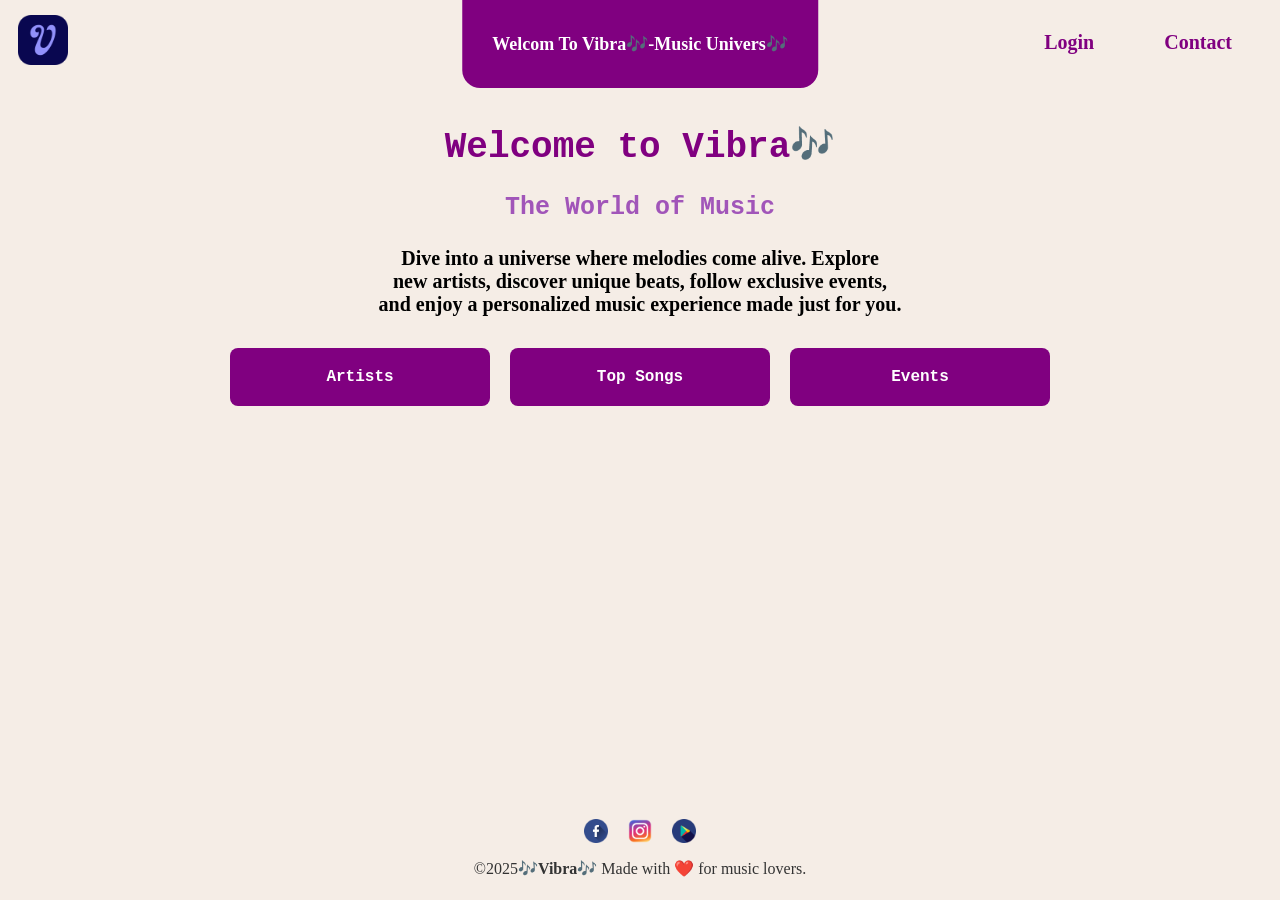
<file: index.html>
<!doctype html>
<html lang="en">
<head>
  <meta charset="utf-8" />
  <meta name="viewport" content="width=device-width, initial-scale=1.0" />
  <title>Vibra Universe</title>
<link rel="stylesheet" href="style.css">
<script type="text/javascript">
function showPopup() {
    popup = document.getElementById("popup");
    popup.style.top = "0px";
}
function hide() {
	if(popup ){
        popup.style.top = "-150px";}
}
		
</script>
</head>

<body onload="showPopup()" onclick="hide()">
<div class="popup" id="popup">
  <p>Welcom To Vibra🎶-Music Univers🎶</p>
</div>

  <header>
	<nav>
	<div class="logo-contact">
    <a href="index.html"><img src="img/loogo.png" alt="Logo" id="logoimage"></a>
	</div>
	<button class="hamburger-btn" onclick="document.querySelector('.menu').classList.toggle('open')" aria-label="Menu">
        <span></span>
        <span></span>
        <span></span>
    </button>
	<div class="menu">
		<a href="login.html">Login</a>
		<a href="contact.html">Contact</a>
	</div>
	</nav>
  
  </header>
  
  

  <main>
	<div class="head">
	<h1 class="special-text">Welcome to Vibra🎶</h1>
    	<p class="title">The World of Music</p>
    	<p class="text">Dive into a universe where melodies come alive. 
        Explore<br>  new artists, discover unique beats, follow exclusive events,<br>  
        and enjoy a personalized music experience made just for you.</p>
	</div>
  
  
  
    <div class="box">
    <a class="butn" href="artists.html">Artists</a>
    <a class="butn" href="news.html">Top Songs</a>
    <a class="butn" href="events.html">Events</a>
</div>
	 
  </main>

  <footer>
	<div class="social">
      <img src="img/facebook.png" alt="Facebook" class="icon">
      <img src="img/instagram.png" alt="Instagram" class="icon">
      <img src="img/playstore.png" alt="Play Store" class="icon">
    </div>
	<p>&copy;2025🎶<strong>Vibra</strong>🎶 Made with ❤️ for music lovers.</p>
  </footer>
</body>
</html>
</file>
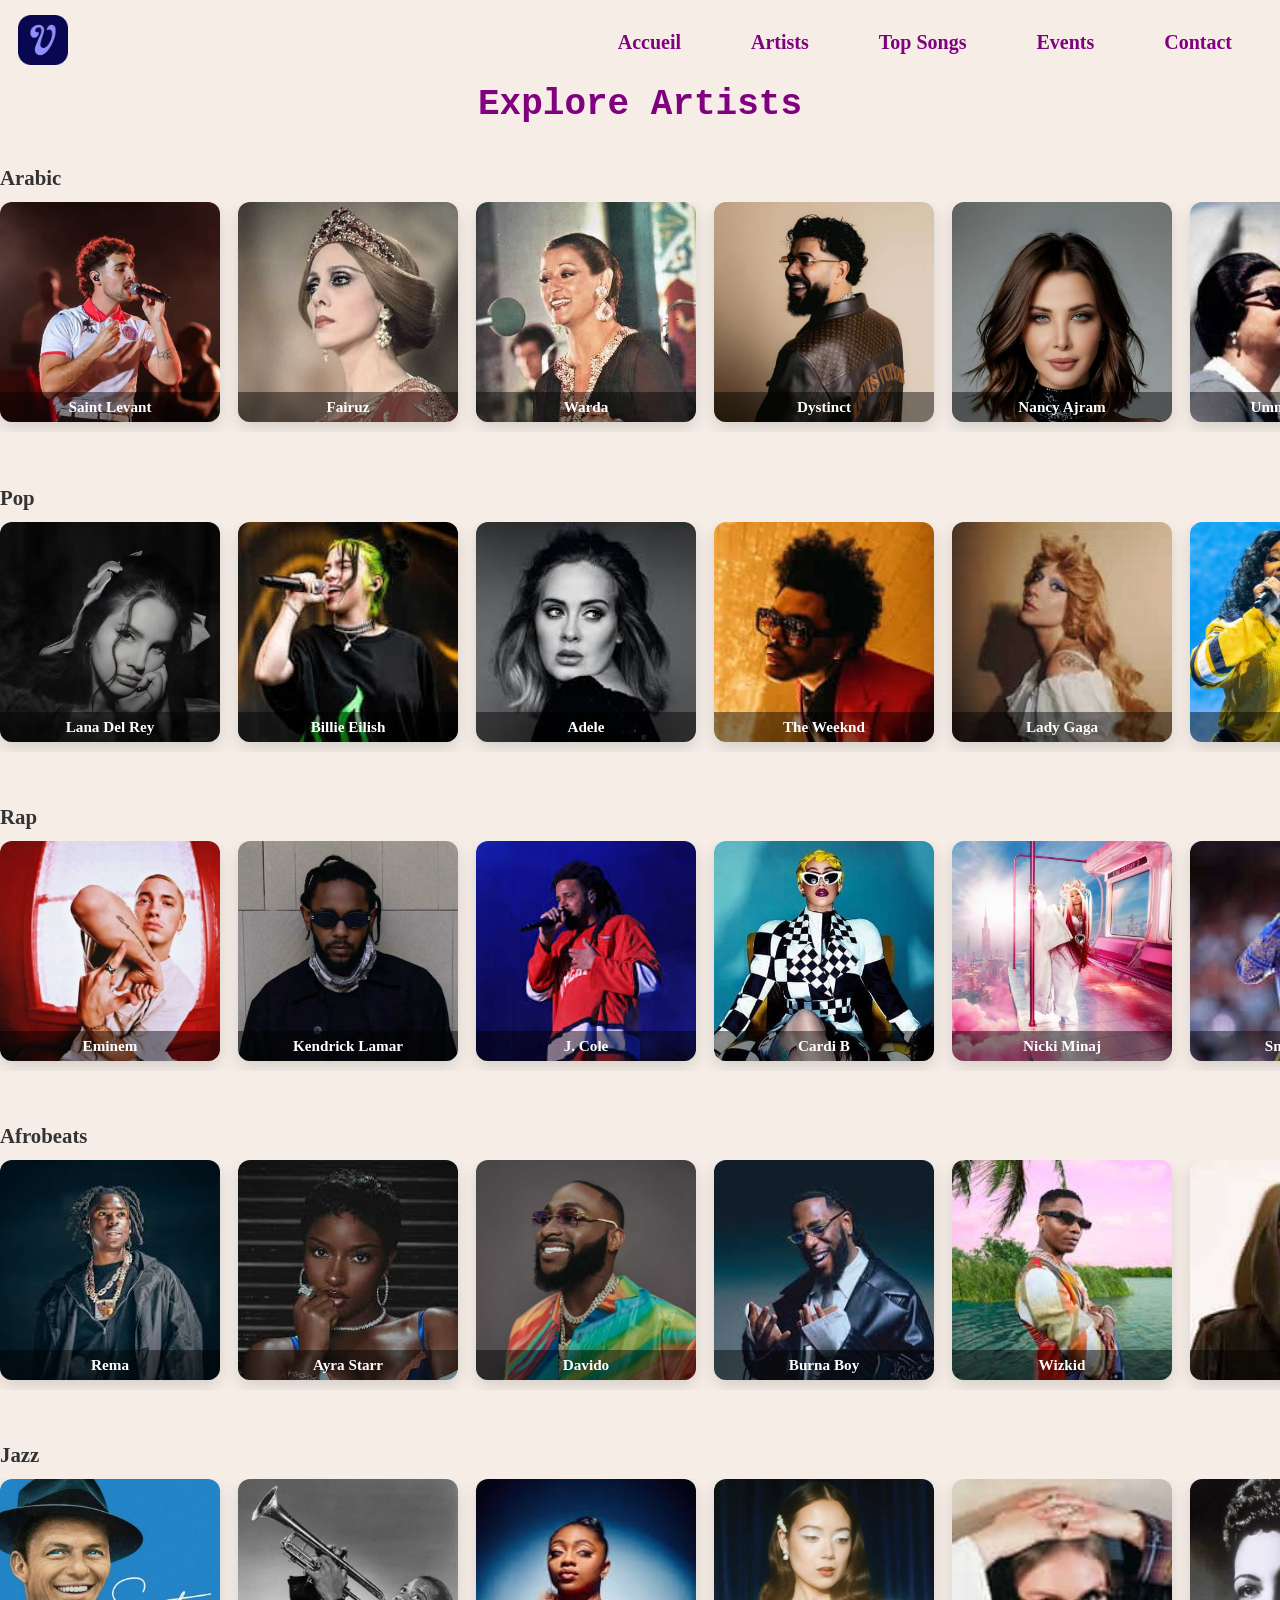
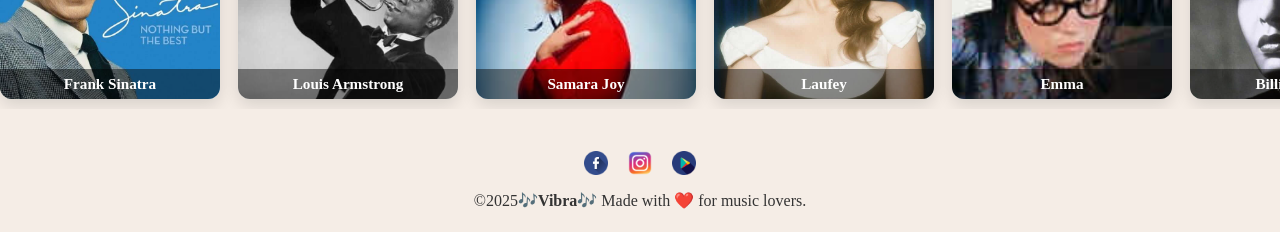
<file: artists.html>
<!DOCTYPE html>
<html lang="en">
<head>
  <meta charset="utf-8" />
  <meta name="viewport" content="width=device-width, initial-scale=1.0" />
  <title>Vibra Universe — Artists</title>
  <link rel="stylesheet" href="style.css">
  
</head>
<body>

   <nav><div class="logo-contact">
    <a href="index.html"><img src="img/loogo.png" alt="Logo" id="logoimage"></a>
	</div>
	<button class="hamburger-btn" onclick="document.querySelector('.menu').classList.toggle('open')" aria-label="Menu">
        <span></span>
        <span></span>
        <span></span>
    </button>
	<div class="menu">
		<a href="index.html">Accueil</a>
        <a href="artists.html">Artists</a>
		<a href="news.html">Top Songs</a>
		<a href="events.html">Events</a>
		<a href="contact.html">Contact</a>
	</div>
	</nav>
	
	
	
<div class="head">
  <h1 class="special-text" >Explore Artists</h1>
</div>



  <div class="category">
    <h2>Arabic</h2>
    <div class="artists-container" id="arabic-artists"></div>
  </div>


  <div class="category">
    <h2>Pop</h2>
    <div class="artists-container" id="pop-artists"></div>
  </div>

  <div class="category">
    <h2>Rap</h2>
    <div class="artists-container" id="rap-artists"></div>
  </div>

  <div class="category">
    <h2>Afrobeats</h2>
<div class="artists-container" id="afrobeats-artists"></div>
  </div>

  <div class="category">
    <h2>Jazz</h2>
    <div class="artists-container" id="jazz-artists"></div>
  </div>

  
  
  <script>
     artistsData = {
        "Arabic": [
        {name: "Saint Levant", img: "img/saint-levant-1.jpg" ,page: "https://en.wikipedia.org/wiki/saint-levant"},
        { name: "Fairuz", img: "img/fairouz.jpg",page: "https://en.wikipedia.org/wiki/Fairuz" },
        {name: "Warda", img: "img/warda.jpg",page:"https://en.wikipedia.org/wiki/Warda_Al-Jazairia" },
        {name: "Dystinct", img: "img/DYSTINCT.jpg",page:"https://fr.wikipedia.org/wiki/Dystinct"},  
        { name: "Nancy Ajram ", img: "img/nancyy.jpg",page:"https://fr.wikipedia.org/wiki/Nancy_Ajram" },
        {name: "Umm Kulthum", img: "img/kalthom.jpg" ,page:"https://fr.wikipedia.org/wiki/Oum_Kalthoum"},
        {name: "Cheb Khaled", img: "img/khaled.jpg",page:"https://fr.wikipedia.org/wiki/Khaled_(chanteur)" },
         { name: "Mohamed Hamaki ", img: "img/hammi.jpg",page:"https://en.wikipedia.org/wiki/Mohamed_Hamaki" },
        {name: "Elyanna", img: "img/elyanna.jpg" ,page:"https://en.wikipedia.org/wiki/Elyanna" },
        {name: "Emel Mathlouth", img: "img/emel.jpg",page:"https://en.wikipedia.org/wiki/Emel_Mathlouthi"  },
        
      ],
      "Pop": [
        { name: "Lana Del Rey", img: "img/lala (1).jpg", page: "https://en.wikipedia.org/wiki/Lana Del Rey" },
        { name: "Billie Eilish ", img: "img/billie.jpg",page:"https://en.wikipedia.org/wiki/Billie_Eilish" },
        { name: "Adele", img: "img/adele.jpg",page:"https://en.wikipedia.org/wiki/Adele"  },
        { name: "The Weeknd", img: "img/week.jpg",page:"https://en.wikipedia.org/wiki/The Weeknd"  },
        { name: "Lady Gaga", img: "img/images.jpg",page:"https://en.wikipedia.org/wiki/The Lady Gaga"  },
        { name: "Sza", img: "img/sza.jpg",page:"https://en.wikipedia.org/wiki/Sza"  },
        { name: "Shakira", img: "img/shakiras.jpg",page:"https://en.wikipedia.org/wiki/Shakira"  },
        { name: "Olivia Rodrigo", img: "img/olivia.jpg",page:"https://en.wikipedia.org/wiki/Olivia Rodrigo"  },
        { name: "Post Malone", img: "img/post.jpg",page:"https://en.wikipedia.org/wiki/Post Malone" },
        { name: "Bruno Mars", img: "img/bruno.jpg",page:"https://en.wikipedia.org/wiki/Bruno Mars"  },
        
        
      ],
      "Rap": [
        { name: "Eminem", img: "img/e.jpg", page: "https://en.wikipedia.org/wiki/Eminem"},
        { name: "Kendrick Lamar", img: "img/kk.jpg",page:"https://en.wikipedia.org/wiki/Kendrick Lamar"},
        { name: "J. Cole", img: "img/jt.jpg" ,page:"https://en.wikipedia.org/wiki/J. Cole"},
        { name: "Cardi B", img: "img/cardi.jpg",page:"https://en.wikipedia.org/wiki/Cardi B" },
        { name: "Nicki Minaj", img: "img/nicki.jpg",page:"https://en.wikipedia.org/wiki/Nicki Minaj" },
        { name: "Snoop Dog", img: "img/snoop.jpg",page:"https://en.wikipedia.org/wiki/Snoop Dog" },
        { name: "Savage 21", img: "img/21.jpg",page:"https://en.wikipedia.org/wiki/Tyler, The Creator " },
        { name: "Tyler, The Creator ", img: "img/tyler.jpg" ,page:"https://en.wikipedia.org/wiki/Tyler, The Creator"},
        { name: "Megan Thee", img: "img/megan.jpg" ,page:"https://en.wikipedia.org/wiki/Megan Thee"},
        { name: "Doja Cat", img: "img/doja.jpg",page:"https://en.wikipedia.org/wiki/Doja Cat" },
        
      ],
      "HipHop": [
        { name: "Rema", img: "img/rima.jpg",page:"https://en.wikipedia.org/wiki/Rema"  },
        { name:  "Ayra Starr", img: "img/zat.jpg",page:"https://en.wikipedia.org/wiki/Ayra Starr"  },
         { name: "Davido", img: "img/david.jpg" ,page:"https://en.wikipedia.org/wiki/Davido" },
        { name: "Burna Boy", img: "img/nn.jpg" ,page:"https://en.wikipedia.org/wiki/Burna Boy" },
        { name: "Wizkid", img: "img/gg.jpg" ,page:"https://en.wikipedia.org/wiki/Wizkid" },
        { name: "Tems", img: "img/ment.jpg" ,page:"https://en.wikipedia.org/wiki/Tems" },
        { name: "Asake", img: "img/azak.jpg",page:"https://en.wikipedia.org/wiki/Asake"  },
        { name:"Omah Lay", img: "img/oo.jpg",page:"https://en.wikipedia.org/wiki/Omah Lay"  },
        { name: "Adekunle Gold", img: "img/ii.jpg" ,page:"https://en.wikipedia.org/wiki/Adekunle Gold" },
        { name: "Fireboy DML", img: "img/pp.jpg" ,page:"https://en.wikipedia.org/wiki/Fireboy DML" },

      ],
      "Jazz": [
       { name: "Frank Sinatra", img: "img/sina.jpg",page:"https://en.wikipedia.org/wiki/Frank Sinatra" },
       { name: "Louis Armstrong", img: "img/louis.jpg" ,page:"https://en.wikipedia.org/wiki/Louis Armstrong" },
       { name: "Samara Joy", img: "img/sst.jpg",page:"https://en.wikipedia.org/wiki/Samara Joy" },
       { name: "Laufey", img: "img/lauf.jpg",page:"https://en.wikipedia.org/wiki/Laufey" },
       { name: "Emma", img: "img/emma.jpg" ,page:"https://en.wikipedia.org/wiki/Emma" },
       { name: "Billie Holiday", img: "img/bil.jpg" ,page:"https://en.wikipedia.org/wiki/Billie Holiday" },
       { name: "Tony Bennett", img: "img/tony.jpg" ,page:"https://en.wikipedia.org/wiki/Tony Bennett" },
       { name: "Nina Simone", img: "img/nina.jpg" ,page:"https://en.wikipedia.org/wiki/Nina Simone" }
      ],
     
    };

function displayArtists(containerId, artists) {
  const container = document.getElementById(containerId);
  if (!container) return;
  container.innerHTML = '';

  artists.forEach(artist => {
    const link = document.createElement('a');       
    link.href = artist.page || "#";                 
    link.target = "_blank";                         

    const card = document.createElement('div');
    card.className = 'artist';

    const img = document.createElement('img');
    img.src = artist.img;
    img.alt = artist.name;
    img.onerror = () => img.src = "https://via.placeholder.com/220?text=No+Image";

    const caption = document.createElement('p');
    caption.textContent = artist.name;

    card.appendChild(img);
    card.appendChild(caption);
    link.appendChild(card);       
    container.appendChild(link);
  });
}

window.onload = () => {
  displayArtists("pop-artists", artistsData.Pop);
  displayArtists("rap-artists", artistsData.Rap);
  displayArtists("afrobeats-artists", artistsData.HipHop);
  displayArtists("jazz-artists", artistsData.Jazz);
  displayArtists("arabic-artists", artistsData.Arabic);
};
</script>

  <footer>
	<div class="social">
      <img src="img/facebook.png" alt="Facebook" class="icon">
      <img src="img/instagram.png" alt="Instagram" class="icon">
      <img src="img/playstore.png" alt="Play Store" class="icon">
    </div>
	<p>&copy;2025🎶<strong>Vibra</strong>🎶 Made with ❤️ for music lovers.</p>
  </footer>
</body>
</html>
</file>
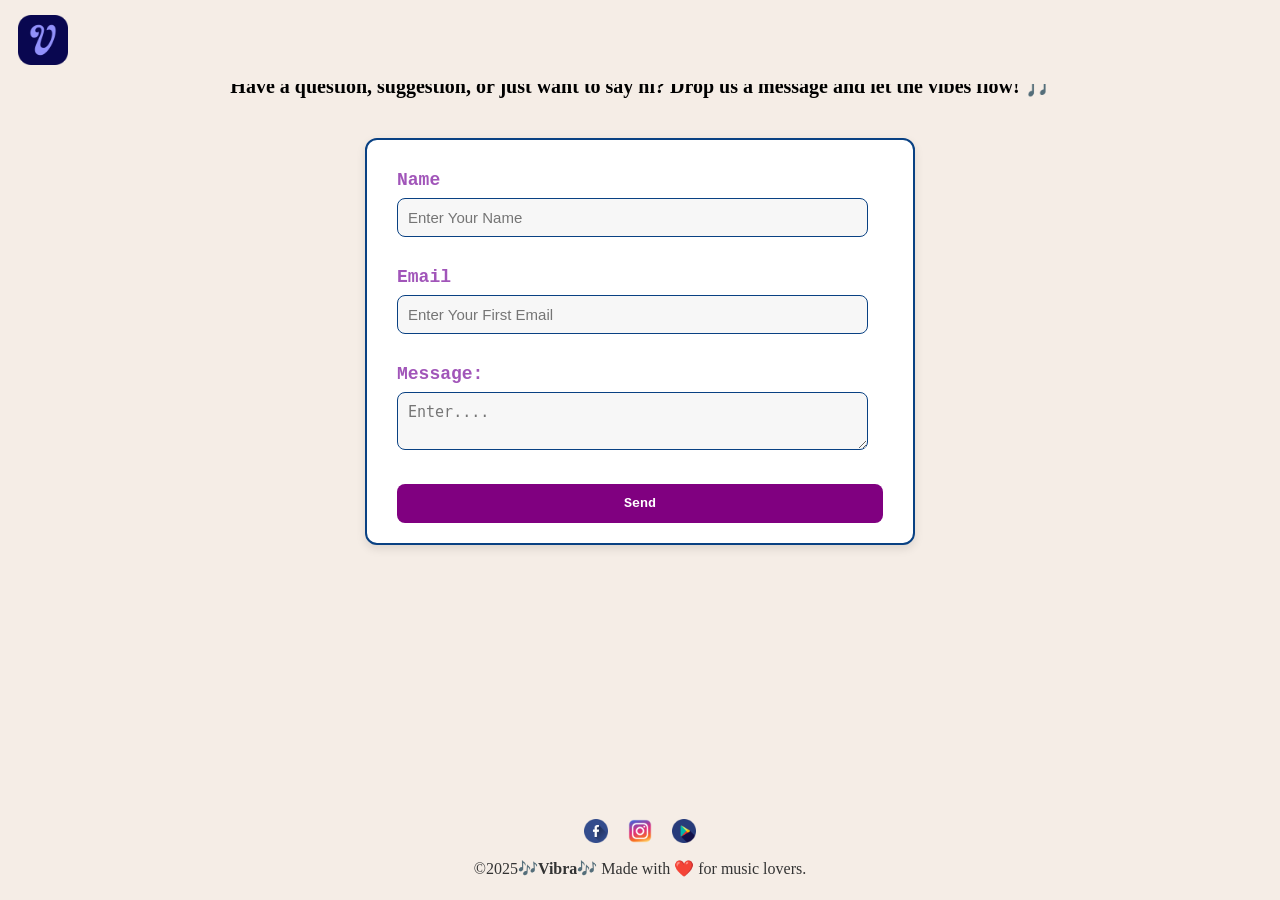
<file: contact.html>
<!DOCTYPE html>
<html lang="en">
<head>
  <meta charset="UTF-8" />
  <meta name="viewport" content="width=device-width, initial-scale=1.0" />
  <title>Vibra Universe — Contact</title>
  <link rel="stylesheet" href="style.css" />
  
 <script>

var lastetype="";
function hidePopup() {
    var popup = document.getElementById("popup");
    popup.style.top = "-150px";
	if(lastetype==="success"){
		window.location.href = "index.html";
	}
}
function showPopup(message, type)
{
    var popup = document.getElementById("popup");
    var text = document.getElementById("popup-message");
	lastetype=type;
    popup.className = "popup " + type; 
    text.innerText = message;
     popup.style.top = "0px"; 	
}
function checkForm() {
    const name = document.getElementById("name").value.trim();
    const email = document.getElementById("email").value.trim();
    const message = document.getElementById("message").value.trim();
	if (name==="" && email==="" && message===""){
		showPopup("⚠️Form is empty! Please fill out the form⚠️","error");
		return false;}
    if(name === "") {
        showPopup("⚠️Please enter your name⚠️","error");
        return false;
    }

    if(email === "") {
        showPopup("⚠️Please enter your email⚠️","error");
        return false;
    }

    if (email.indexOf("@") == -1 || email.indexOf(".") == -1) {
		showPopup("⚠️Please enter a valid email address⚠️","error");
		return false

    }
    if(message === "") {
        showPopup("⚠️Please enter your message⚠️","error");
        return false;
    }

    showPopup("Thanks! Your message has been sended successfully 🎶", "success");
	
	return true;
}
</script>
  
</head>
<body class="form">
<header>
	<nav>
	<div class="logo-contact">
    <a href="index.html"><img src="img/loogo.png" alt="Logo" id="logoimage"></a>
	</div>
	</nav>
	<div class="header-text">
        <h1 class="special-text">🎶 Vibra 🎶</h1>
        <p class="text">Have a question, suggestion, or just want to say hi? Drop us a message and let the vibes flow! 🎵</p>
    </div>
<div class="popup" id="popup">
  <p id="popup-message"></p>
  <button onclick="hidePopup()">OK</button>
</div>
</header>
<main>

    <form class="form-box">
        <label for="name">Name</label>
        <input type="text" id="name" name="name" placeholder="Enter Your Name" />

        <label for="email">Email</label>
        <input type="email" id="email" name="email" placeholder="Enter Your First Email" />

        <label for="message">Message:</label>
        <textarea id="message" name="message" placeholder="Enter...."></textarea>
		<button class="btn-sign" type="button" onclick="checkForm()">Send</button>
        
    </form>
</main>  
  <footer>
	<div class="social">
      <img src="img/facebook.png" alt="Facebook" class="icon">
      <img src="img/instagram.png" alt="Instagram" class="icon">
      <img src="img/playstore.png" alt="Play Store" class="icon">
    </div>
	<p>&copy;2025🎶<strong>Vibra</strong>🎶 Made with ❤️ for music lovers.</p>
  </footer>
</body>
</html>
</file>
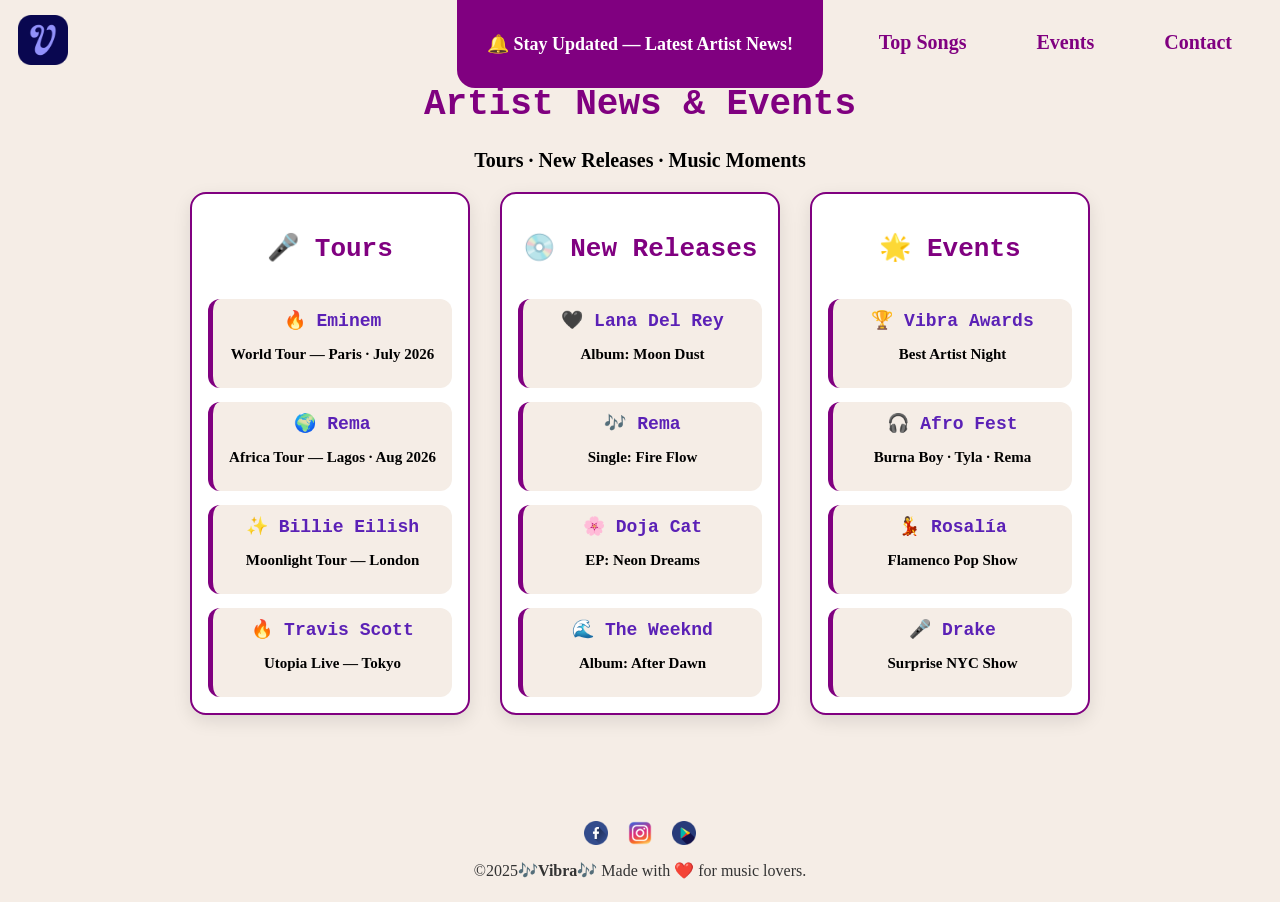
<file: events.html>
<!DOCTYPE html>
<html lang="en">
<head>
<meta charset="UTF-8">
<title>Vibra | Artist News</title>
<meta name="viewport" content="width=device-width, initial-scale=1.0">
<link rel="stylesheet" href="style.css">


<script type="text/javascript">
function showPopup() {
    popup = document.getElementById("popup");
    popup.style.top = "0px";
}
function hide() {
	if(popup ){
        popup.style.top = "-150px";}
}
</script>

</head>

<body onload="showPopup()" onclick="hide()">
<div class="popup" id="popup">
	<p>🔔 Stay Updated — Latest Artist News!</p>
</div>




<nav>
    <div class="logo-contact">
    <a href="index.html"><img src="img/loogo.png" alt="Logo" id="logoimage"></a>
	</div>
	<button class="hamburger-btn" onclick="document.querySelector('.menu').classList.toggle('open')" aria-label="Menu">
        <span></span>
        <span></span>
        <span></span>
    </button>
	<div class="menu">
		<a href="index.html">Accueil</a>
        <a href="artists.html">Artists</a>
		<a href="news.html">Top Songs</a>
		<a href="events.html">Events</a>
		<a href="contact.html">Contact</a>
	</div>
</nav>
  


<div class="head">
	<h1 class="special-text">Artist News & Events</h1>
	<p class="text">Tours · New Releases · Music Moments</p>
</div>
<section class="news-container">
	<div class="news-column"> 
		<h2 class="title">🎤 Tours</h2> 
		<div class="news-card">
			<p class="text-small">🔥 Eminem</p>
			<p class="text">World Tour — Paris · July 2026</p>
		</div> 
		<div class="news-card">
			<p class="text-small">🌍 Rema</p> 		
			<p class="text">Africa Tour — Lagos · Aug 2026</p>
		</div> 
		<div class="news-card"> 
			<p class="text-small">✨ Billie Eilish</p> 
			<p class="text">Moonlight Tour — London</p>
		</div> 
		<div class="news-card"> 
			<p class="text-small">🔥 Travis Scott</p> 
			<p class="text">Utopia Live — Tokyo</p>
		</div>
	</div> 
	
	
	<div class="news-column">
		<h2 class="title">💿 New Releases</h2> 
		<div class="news-card"> 
			<p class="text-small">🖤 Lana Del Rey</p> 
			<p class="text">Album: Moon Dust</p>
		</div> 
		<div class="news-card"> 
			<p class="text-small">🎶 Rema</p> 
			<p class="text">Single: Fire Flow</p>
		</div> 
		<div class="news-card"> 
			<p class="text-small">🌸 Doja Cat</p>
			<p class="text">EP: Neon Dreams</p>
		</div> 
		<div class="news-card"> 
			<p class="text-small">🌊 The Weeknd</p> 
			<p class="text">Album: After Dawn</p>
		</div> 
	</div> 
	
	
	<div class="news-column"> 
		<h2 class="title">🌟 Events</h2> 
		<div class="news-card">
			<p class="text-small">🏆 Vibra Awards</p>
			<p class="text">Best Artist Night</p> </div> 
		<div class="news-card"> 
			<p class="text-small">🎧 Afro Fest</p> 
			<p class="text">Burna Boy · Tyla · Rema</p> </div> 
		<div class="news-card"> 
			<p class="text-small">💃 Rosalía</p> 
			<p class="text">Flamenco Pop Show</p> </div> 
		<div class="news-card"> 
			<p class="text-small">🎤 Drake</p> 
			<p class="text">Surprise NYC Show</p>
		</div> 
	</div>
</section>
 
 
 
<footer>
	<div class="social">
      <img src="img/facebook.png" alt="Facebook" class="icon">
      <img src="img/instagram.png" alt="Instagram" class="icon">
      <img src="img/playstore.png" alt="Play Store" class="icon">
    </div>
	<p>&copy;2025🎶<strong>Vibra</strong>🎶 Made with ❤️ for music lovers.</p>
  </footer>
</body>
</html>
</file>
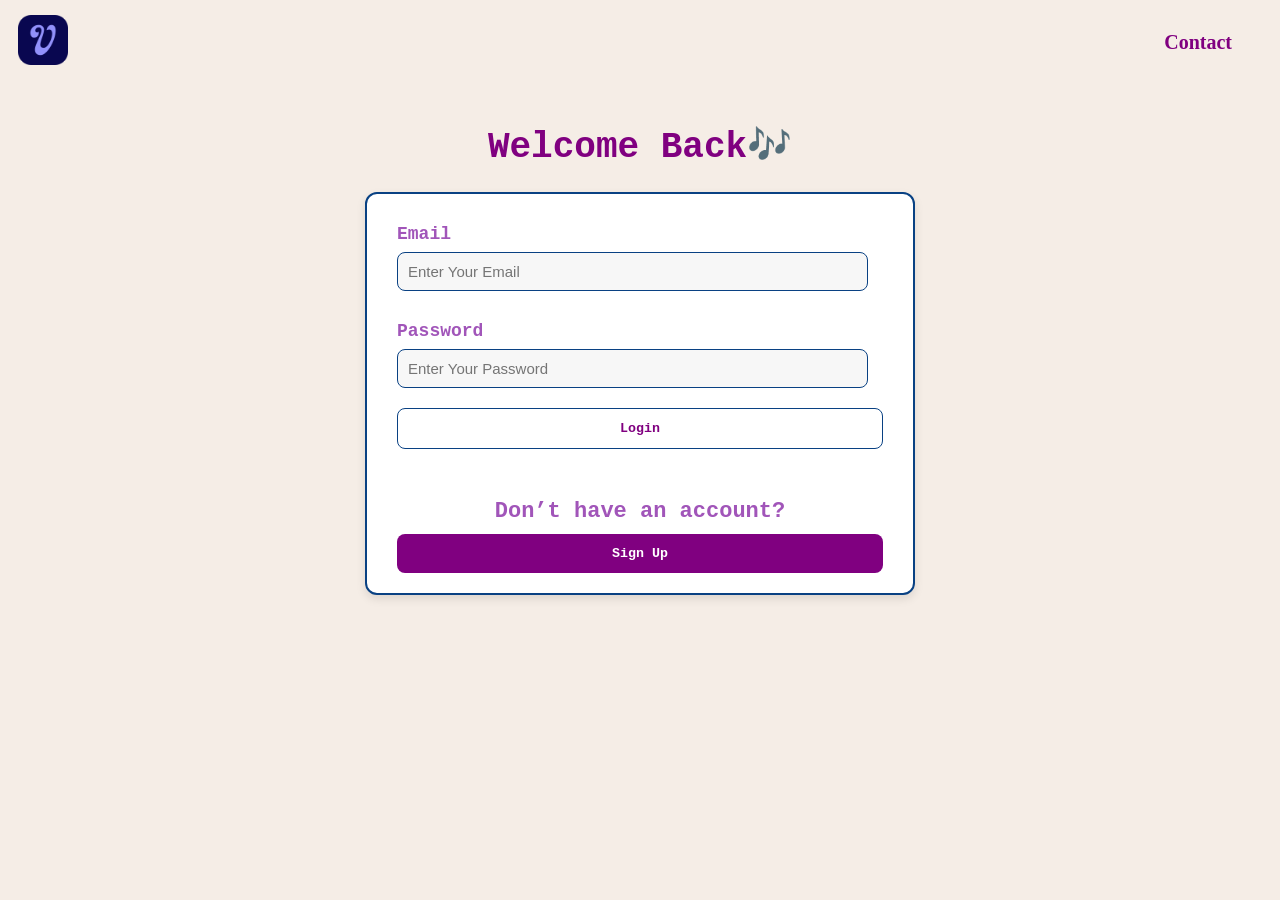
<file: login.html>
<!doctype html>
<html lang="en">
<head>
  <meta charset="utf-8" />
  <meta name="viewport" content="width=device-width, initial-scale=1.0" />
  <title>Login Vibra</title>
<link rel="stylesheet" href="style.css">
<script type="text/javascript">
var lastetype="";
function hidePopup() {
    var popup = document.getElementById("popup");
    popup.style.top = "-150px";
	if(lastetype==="success"){
		window.location.href = "index.html";
	}
}
function showPopup(message, type)
{
    var popup = document.getElementById("popup");
    var text = document.getElementById("popup-message");
	lastetype=type;
    popup.className = "popup " + type; 
    text.innerText = message;
    popup.style.top = "0px"; 	
}

function checkForm(){

	var email=document.getElementById("email").value.trim();
	var password=document.getElementById("password").value.trim();
	
	if (email==="" && password==="")
	{
		showPopup("⚠️Form is empty! Please fill out the form⚠️","error");
		return false;}
		

	if(email === "") {
          showPopup("⚠️Please enter your email⚠️","error");
          return false;
      }
    if(email.indexOf("@") === -1 || email.indexOf(".") === -1) {
          showPopup("⚠️Please enter a valid email address⚠️","error");
          return false;}
	  
	  
    if(password === "") {
          showPopup("⚠️Please enter your password⚠️","error");
          return false;
      }			
	showPopup("Welcome Back! 🎶","success");
    
    return true;
		
}
function gosign(){
	window.location.href ="signup.html";
}
</script>
</head>
<body class="form" >
<header>
	<nav>
    <div class="logo-contact">
    <a href="index.html"><img src="img/loogo.png" alt="Logo" id="logoimage"></a>
	</div>
	<button class="hamburger-btn" onclick="document.querySelector('.menu').classList.toggle('open')" aria-label="Menu">
        <span></span>
        <span></span>
        <span></span>
    </button>
	<div class="menu">
		<a href="contact.html">Contact</a>
	</div>
	</nav>

<div class="popup" id="popup">
  <p id="popup-message"></p>
  <button onclick="hidePopup()">OK</button>
</div> 	
 </header>
 
<main>
<div class="head">
    <h1 class="special-text">Welcome Back🎶</h1>
</div>

<form class="form-box">
    <label for="email">Email</label>
    <input type="email" id="email" placeholder="Enter Your Email"  />

    <label for="password">Password</label>
    <input type="password" id="password" placeholder="Enter Your Password" />

    <button type="button"class="btn-login" onclick="checkForm()">Login</button>

    <p class="text-small">Don’t have an account?</p>
	<button class="btn-sign" type="button" onclick="gosign()">Sign Up</button>
    
</form>
</main>
 </body>
 </html>
</file>
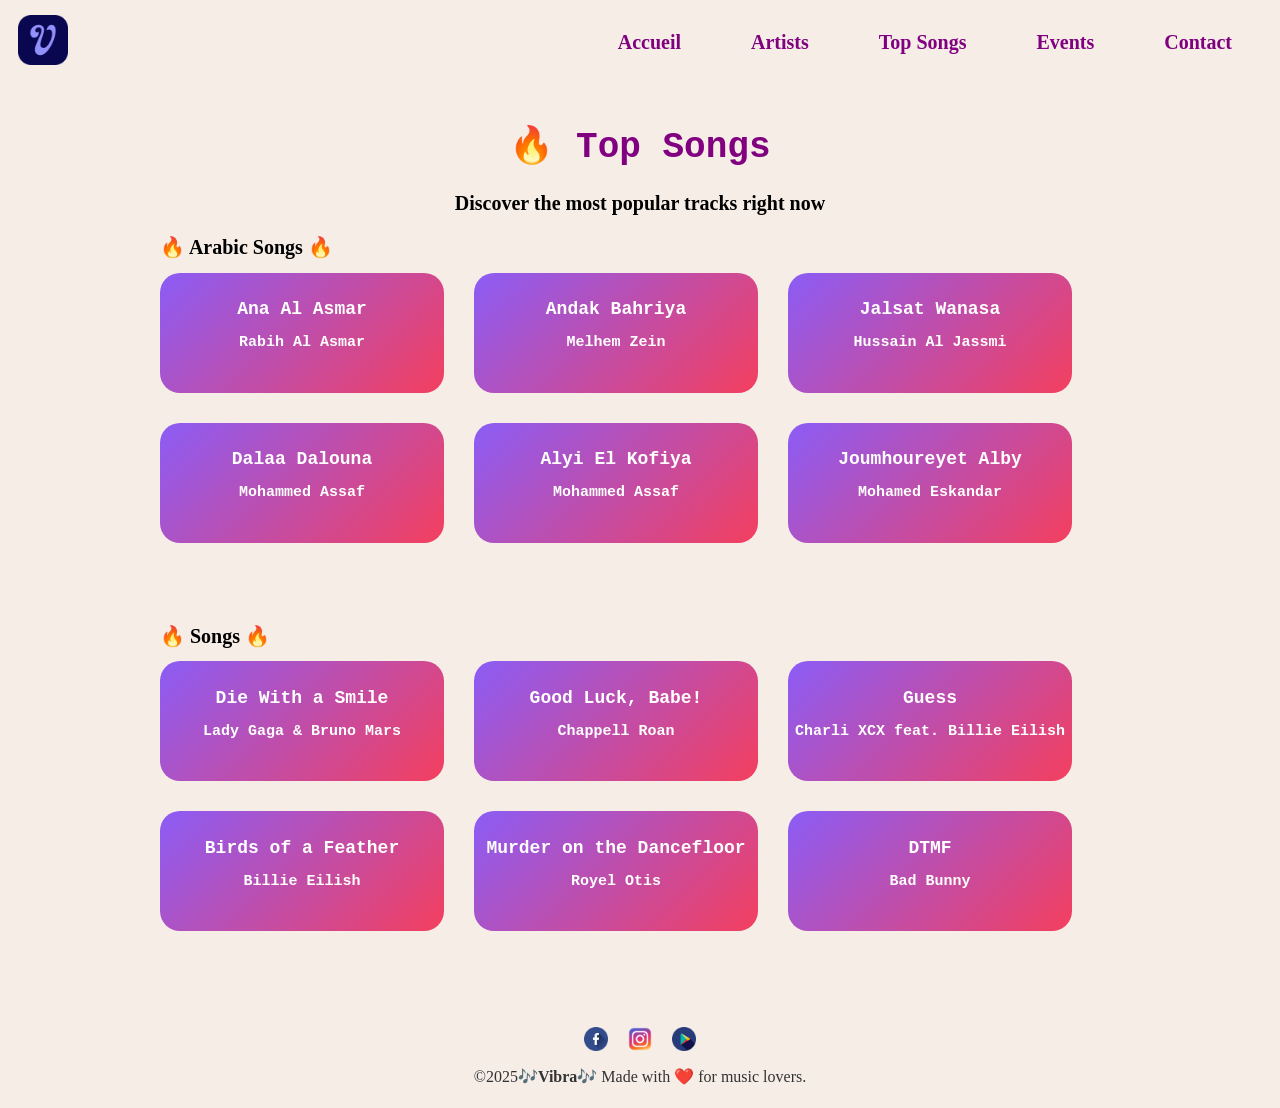
<file: news.html>
<!doctype html>
<html lang="en">
<head>
  <meta charset="utf-8" />
  <meta name="viewport" content="width=device-width, initial-scale=1.0" />
  <title>Vibra Universe — Top News</title>
<link rel="stylesheet" href="style.css">
<script>
function gosong1(){
	window.location.href = "https://www.youtube.com/watch?v=85GFKp7m_M4&list=RD85GFKp7m_M4&start_radio=1";
}
function gosong2(){
	window.location.href = "https://www.youtube.com/watch?v=PO0yacIBCtg";
}
function gosong3(){
	window.location.href = "https://www.youtube.com/watch?v=QBmqmkxXUAo";
}
function gosong4(){
	window.location.href = "https://www.youtube.com/watch?v=YM9CGlYKkvM&list=RDEMG1QGmPHAkXJbx6ofrPhOwg&index=8";
}

function gosong5(){
	window.location.href = "https://www.youtube.com/watch?v=Xyx4XgR2fug";
}
function gosong6(){
	window.location.href = "https://www.youtube.com/watch?v=LZ9NgJQD1uo";
}





function gosong7(){
	window.location.href = "https://www.youtube.com/watch?v=zgaCZOQCpp8";
}
function gosong8(){
	window.location.href = "https://www.youtube.com/watch?v=1RKqOmSkGgM";
}
function gosong9(){
	window.location.href = "https://www.youtube.com/watch?v=Go-tZZUZqK8";
}
function gosong10(){
	window.location.href = "https://www.youtube.com/watch?v=geKxhmZL8ao";
}
function gosong11(){
	window.location.href ="https://www.youtube.com/watch?v=37Ym8iHP2E0";
}
function gosong12(){
	window.location.href ="https://www.youtube.com/watch?v=0Uu1VuTpDjI";
}
</script>
</head>

<body>


	<nav>
    <div class="logo-contact">
    <a href="index.html"><img src="img/loogo.png" alt="Logo" id="logoimage"></a>
	</div>
	<button class="hamburger-btn" onclick="document.querySelector('.menu').classList.toggle('open')" aria-label="Menu">
        <span></span>
        <span></span>
        <span></span>
    </button>
	<div class="menu">
		<a href="index.html">Accueil</a>
        <a href="artists.html">Artists</a>
		<a href="news.html">Top Songs</a>
		<a href="events.html">Events</a>
		<a href="contact.html">Contact</a>
	</div>
	</nav>
  



<main>
<div class="head">
    <h1 class="special-text">🔥 Top Songs</h1>
    <p class="text">Discover the most popular tracks right now</p>
</div>

<h1 class="text">🔥 Arabic Songs 🔥</h1>
<section class="top-song-list">
	
	<div class="top-song-card" onclick="gosong1()">
		<h2>Ana Al Asmar</h2><p>Rabih Al Asmar</p>
	</div>
	
	
	<div class="top-song-card" onclick="gosong2()">
		<h2>Andak Bahriya</h2><p>Melhem Zein</p>
		
	</div>
	
	<div class="top-song-card" onclick="gosong3()">
		<h2>Jalsat Wanasa</h2><p>Hussain Al Jassmi</p>
	</div>
	

	
	<div class="top-song-card" onclick="gosong4()">
		<h2>Dalaa Dalouna</h2><p>Mohammed Assaf</p>
	</div>
	
	
	
	<div class="top-song-card" onclick="gosong5()">
		<h2>Alyi El Kofiya</h2><p>Mohammed Assaf</p>
	</div>
	
	
	<div class="top-song-card" onclick="gosong6()">
		<h2>Joumhoureyet Alby</h2><p>Mohamed Eskandar</p>
	</div>
	
</section>

</br>




<h1 class="text">🔥 Songs 🔥</h1>

<section class="top-song-list">
	
	<div class="top-song-card" onclick="gosong7()">
		<h2>Die With a Smile</h2><p>Lady Gaga & Bruno Mars</p>
	</div>
	<div class="top-song-card" onclick="gosong8()">
		<h2>Good Luck, Babe!</h2><p>Chappell Roan</p>
	</div>
	<div class="top-song-card" onclick="gosong9()">
		<h2>Guess</h2><p>Charli XCX feat. Billie Eilish</p>
	</div>

	
	<div class="top-song-card" onclick="gosong10()">
		<h2>Birds of a Feather</h2><p>Billie Eilish</p>
	</div>
	<div class="top-song-card" onclick="gosong11()">
		<h2>Murder on the Dancefloor</h2><p>Royel Otis</p>
	</div>
	<div class="top-song-card" onclick="gosong12()">
		<h2>DTMF</h2><p>Bad Bunny</p>
	</div>
	
</section>
</main>


  <footer>
	<div class="social">
      <img src="img/facebook.png" alt="Facebook" class="icon">
      <img src="img/instagram.png" alt="Instagram" class="icon">
      <img src="img/playstore.png" alt="Play Store" class="icon">
    </div>
	<p>&copy;2025🎶<strong>Vibra</strong>🎶 Made with ❤️ for music lovers.</p>
  </footer>
</body>
</html>
</file>
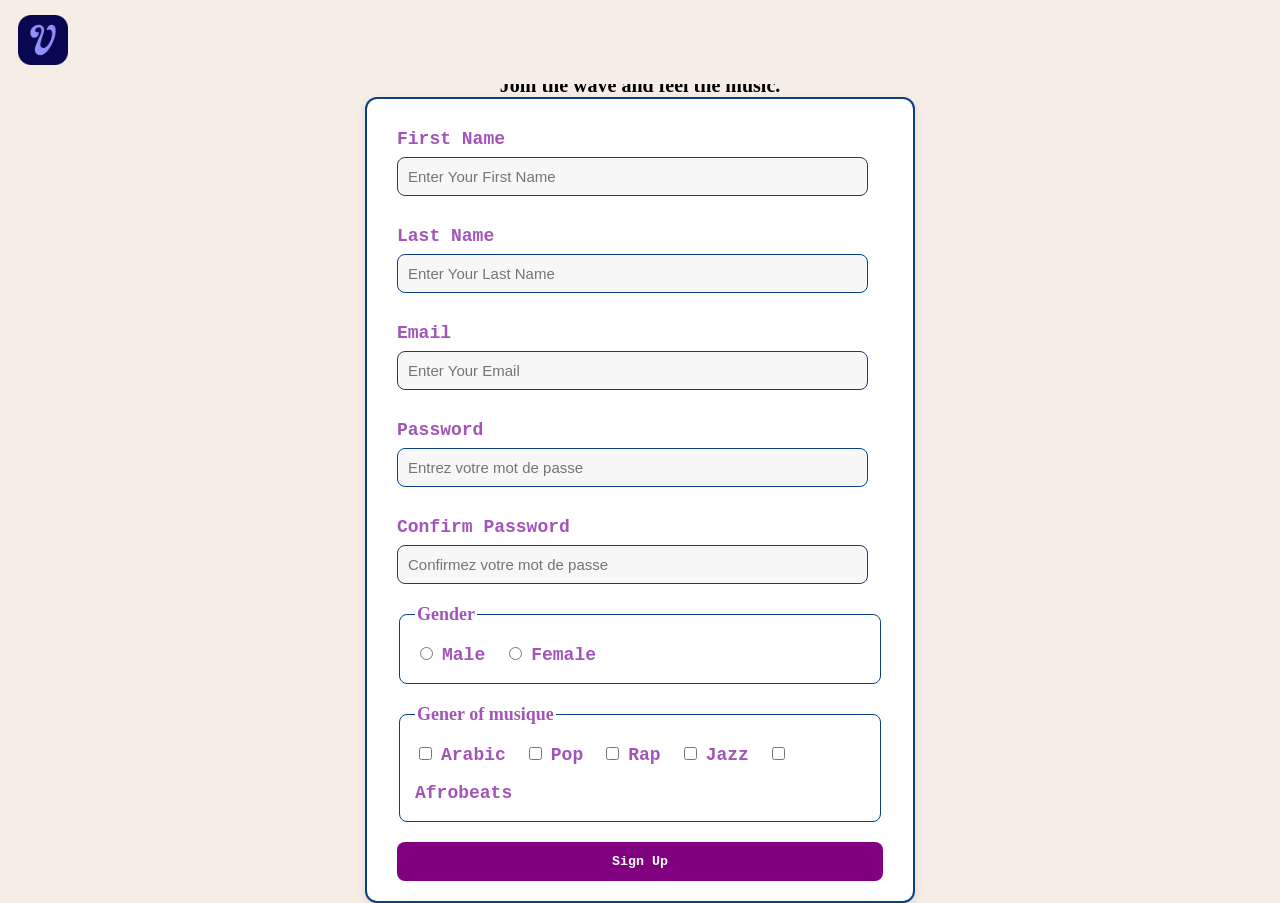
<file: signup.html>
<!doctype html>
<html lang="en">
<head>
	<meta charset="utf-8" />
	<meta name="viewport" content="width=device-width, initial-scale=1.0" />
	<title>Vibra Universe — Sign Up</title>
	<link rel="stylesheet" href="style.css">
	
	
	
<script type="text/javascript">

var lastetype="";
function hidePopup() {
    var popup = document.getElementById("popup");
    popup.style.top = "-150px";
	if(lastetype==="success"){
		window.location.href = "index.html";
	}
}
function showPopup(message, type)
{
    var popup = document.getElementById("popup");
    var text = document.getElementById("popup-message");
	lastetype=type;
    popup.className = "popup " + type; 
    text.innerText = message;
     popup.style.top = "0px"; 	
}

function checkForm(){
	var firstName=document.getElementById("name").value;
	var lastName=document.getElementById("prenom").value;
	var email=document.getElementById("email").value;
	var password=document.getElementById("password").value;
	var confirm=document.getElementById("confirm").value;

	var gender=document.getElementsByName("sexe");
	var genres=document.getElementsByName("genres");
	
	if (firstName==="" && lastName==="" && email==="" && password==="" &&
	confirm === "" && 
	!Array.from(gender).some(g => g.checked) &&
    !Array.from(genres).some(g => g.checked))
	{
		showPopup("⚠️Form is empty! Please fill out the form⚠️","error");
		return false;}
		
	if (firstName == ""){
		showPopup("⚠️Please enter your first name⚠️","error");
		return false;}
		
			
	if (lastName == "") {
		showPopup("⚠️Please enter your last name⚠️","error");
		return false;}
		
		

	if (email == "") {
		showPopup("⚠️Please enter your email⚠️","error");
		return false;}
	if (email.indexOf("@") == -1 || email.indexOf(".") == -1) {
		showPopup("⚠️Please enter a valid email address⚠️","error");
		return false;}
	
	
	if (password == "") {
		showPopup("⚠️Please enter your password⚠️","error");
		return false;}
		
	if (confirm == "") {
		showPopup("⚠️Please confirm your password⚠️","error");
		return false;}

	if (password != confirm) {
		showPopup("⚠️Passwords do not match⚠️","error");
		return false;}
		
		
		
	var genderChecked = false;
	for (var i = 0; i < gender.length; i++) {
    if (gender[i].checked) {
		genderChecked = true;}
		}

	if (!genderChecked) {
		showPopup("⚠️Please select your gender⚠️","error");
		return false;}
		
	var musicChecked = false;
	for (var j = 0; j < genres.length; j++) {
    if (genres[j].checked) {
		musicChecked = true;}
	}

	if (!musicChecked) {
		showPopup("⚠️Please select at least one music genre⚠️","error");
		return false;}	
		
		
	showPopup("🎉 Welcome " + firstName +
	"! Your account has been created successfully 🎶", "success");
	
	return true;			
}
</script>
</head>

<body class="form" >
<header>
	<nav>
	<div class="logo-contact">
    <a href="index.html"><img src="img/loogo.png" alt="Logo" id="logoimage"></a>
	</div>
	</nav>
	<div class="header-text">
        <h1 class="special-text">🎶 Vibra 🎶</h1>
        <p class="text">Join the wave and feel the music.</p>
    </div>
</header>
<div class="popup" id="popup">
  <p id="popup-message"></p>
  <button onclick="hidePopup()">OK</button>
</div>

<form class="form-box">
  <label for="nom">First Name</label>
  <input type="text" id="name" placeholder="Enter Your First Name" >
  
  <label for="prenom">Last Name</label>
  <input type="text" id="prenom" placeholder="Enter Your Last Name" >
  
  <label for="email">Email</label>
  <input type="email" id="email" placeholder="Enter Your Email" >

  <label for="password">Password</label>
  <input type="password" id="password" placeholder="Entrez votre mot de passe">

  <label for="confirm">Confirm Password</label>
  <input type="password" id="confirm" placeholder="Confirmez votre mot de passe">
  
  <fieldset>
    <legend>Gender</legend>
    <input type="radio" id="male" name="sexe" value="male">
    <label for="male">Male</label>
    <input type="radio" id="female" name="sexe" value="female">
    <label for="female">Female</label>
  </fieldset>
  
  <fieldset>
    <legend>Gener of musique </legend>
    <input type="checkbox" id="arabic" name="genres" value="arabic">
    <label for="arabic">Arabic</label>
	
    <input type="checkbox" id="pop" name="genres" value="Pop">
    <label for="pop">Pop</label>
	
    <input type="checkbox" id="rap" name="genres" value="Rap">
    <label for="rap">Rap</label>
	
	<input type="checkbox" id="jazz" name="genres" value="Jazz">
    <label for="jazz">Jazz</label>
	
	<input type="checkbox" id="afrobeats" name="genres" value="afrobeats">
    <label for="afrobeats">Afrobeats</label>
  </fieldset>
 
  <button class="btn-sign" type="button" onclick="checkForm()">Sign Up</button>

</form>
</body>
</html>
</file>
<file: style.css>
body {
    display: flex;
    flex-direction: column;
    min-height: 100vh;
    margin: 0;
    background-color: #f5ede6;
}

a {
    text-decoration: none;
}

label {
    font-family: "Courier";
}


footer {
    background-color: #f5ede6;
    color: #333;
    text-align: center;
    padding: 6px 0;
}

footer .social {
    display: flex;
    justify-content: center;
    gap: 20px;
}

footer .social .icon {
    width: 24px;
    height: 24px;
    transition: 0.3s;
}

footer .social .icon:hover {
    transform: scale(1.2);
}


#logoimage {
    height: 50px;
}


nav {
    position: fixed;
    top: 0;
    left: 0;
    z-index: 1000;
    width: 100%;
    display: flex;
    align-items: center;
    justify-content: space-between;
    padding: 15px 18px;
    
    background-color: #f5ede6;
    box-sizing: border-box;
}

.menu {
    margin-right: 30px;
    display: flex;
     gap: 70px;
}

.menu a {
    transition: 0.3s;
    text-decoration: none;
    color: purple;
    font-weight: bold;
    font-size: 20px;
    font-family: "Segoe Print", cursive;
}

.menu a:hover {
    color: #A155B9;
    transform: translateY(-2px);
}




.head {
    padding-top: 60px;
}

.header-text {
    margin: 0px;
}

.header-text h1 {
    margin-bottom: 6px;
}

.header-text p {
    text-align: center;
    margin-top: 0;
    margin-bottom: 0px;
}


.special-text {
    text-align: center;
    font-family: "Courier New", monospace;
    font-size: 36px;
    font-weight: bold;
    color: purple;
}

.title {
    text-align: center;
    font-family: "Courier", monospace;
    font-size: 25px;
    font-weight: bold;
    color: #A155B9;
}

.head .text {
    text-align: center;
}

.text {
    font-family: "Segoe Print", cursive;
    font-weight: bold;
    font-size: 20px;
}

.text-small {
    text-align: center;
    margin-top: 50px;
    margin-bottom: 5px;
    font-size: 22px;
    font-weight: bold;
    font-family: "Courier", monospace;
    color: #A155B9;
}


.box {
    display: flex;
    justify-content: center;
    gap: 20px;
    flex-wrap: wrap;
    margin-top: 32px;
}

.butn, .btn-login, .btn-sign {
    font-family: "Courier", monospace;
    cursor: pointer;
    transition: 0.2s;
    text-align: center;
    font-weight: bold;
    border-radius: 8px;
    border: none;
}

.butn {
    width: 220px;
    padding: 20px;
    background: purple;
    color: #fff;
    display: flex;
    flex-direction: column;
    align-items: center;
    justify-content: center;
}

.butn:hover {
    transform: translateY(-4px);
    background: linear-gradient(135deg, #8b5cf6, red);
    box-shadow: 0 6px 18px rgba(139, 92, 246, 0.4);
}

.btn-login {
    width: 100%;
    padding: 12px;
    background: #FFFFFF;
    color: purple;
    border: 1px solid #094183;
}

.btn-sign {
    display: block;
    width: 100%;
    padding: 12px;
    margin-top: 10px;
    background: purple;
    color: #FFF;
}

.btn-sign a {
    color: #FFF;
}

.btn-login:hover,
.btn-sign:hover {
    background: linear-gradient(135deg, #8b5cf6, red);
    color: #FFF;
    border-color: #67085A;
}


.form-box {
    width: 550px;
    max-width: 90%;
    margin: 0px auto 0px;
    background: #FFFFFF;
    padding: 20px 30px;
    border-radius: 12px;
    border: 2px solid #094183;
    box-shadow: 0 4px 10px rgba(0, 0, 0, 0.1);
    box-sizing: border-box;
}

.form-box fieldset {
    border: 1px solid #094183;
    border-radius: 8px;
    padding: 10px 15px;
    margin-bottom: 20px;
}

.form-box label {
    display: block;
    margin-bottom: 8px;
    margin-top: 10px;
    font-weight: bold;
    font-size: 18px;
    color: #A155B9;
}

.form-box input[type="text"],
.form-box input[type="email"],
.form-box input[type="password"],
.form-box textarea {
    width: 97%;
    padding: 10px;
    margin-bottom: 20px;
    border: 1px solid #094183;
    border-radius: 8px;
    background: #F7F7F7;
    font-size: 15px;
    box-sizing: border-box;
}

.form-box fieldset label {
    display: inline-block;
    margin-right: 15px;
    cursor: pointer;
}

.form-box legend {
    font-weight: bold;
    color: #A155B9;
    font-size: 18px;
}

.form-box input[type="radio"],
.form-box input[type="checkbox"] {
    margin-right: 5px;
    vertical-align: center;
    cursor: pointer;
}


.top-song-list {
    display: grid;
    grid-template-columns: repeat(auto-fit, minmax(280px, 1fr));
    gap: 30px;
    width: 1000px;
    max-width: 95%;
    margin-bottom: 50px;
}

.top-song-card {
    height: 120px;
    background: linear-gradient(135deg, #8b5cf6, #f43f5e);
    color: white;
    font-family: "Courier", monospace;
    border-radius: 20px;
    display: flex;
    flex-direction: column;
    justify-content: center;
    align-items: center;
    transition: transform 0.3s, box-shadow 0.3s;
}

.top-song-card h2 {
    margin: 0px;
    font-size: 18px;
}

.top-song-card p {
    font-weight: bold;
    font-size: 15px;
}

.top-song-card:hover {
    transform: translateY(-10px);
    box-shadow: 0 18px 35px rgba(0, 0, 0, 0.35);
}


.artist-header {
    background: linear-gradient(135deg, purple, #8b5cf6);
    color: white;
    text-align: center;
    padding: 40px 20px;
}

main {
    flex: 1;
    max-width: 1000px;
    margin: 40px auto;
    padding: 0 20px;
    width: 100%;
    box-sizing: border-box;
}

.artist-section {
    display: flex;
    gap: 30px;
    flex-wrap: wrap;
    align-items: center;
    justify-content: center;
}

.small-artist-img {
    width: 260px;
    border-radius: 12px;
    box-shadow: 0 6px 16px rgba(0, 0, 0, 0.2);
}

.artist-bio h2 {
    color: purple;
    margin-bottom: 10px;
}

.quote {
    text-align: center;
    font-style: italic;
    margin: 40px 0;
    font-size: 20px;
    color: purple;
}

.timeline h2 {
    text-align: center;
    margin-bottom: 15px;
}

.event {
    background-color: white;
    border-left: 4px solid purple;
    padding: 12px;
    margin: 10px auto;
    max-width: 600px;
}

.artist-songs ul {
    list-style: none;
    text-align: center;
    padding: 0;
}

.artist-songs li {
    font-size: 18px;
    font-weight: bold;
    padding: 6px;
}

.artist-video {
    text-align: center;
    margin: 40px 0;
}

.artist-video video {
    width: 100%;
    max-width: 700px;
    border-radius: 12px;
}


.music-links {
    display: flex;
    justify-content: center;
    gap: 20px;
    flex-wrap: wrap;
}

.btn {
    padding: 15px;
    width: 200px;
    background: purple;
    color: white;
    text-decoration: none;
    text-align: center;
    border-radius: 12px;
    font-weight: bold;
}

.btn:hover {
    background: linear-gradient(135deg, #8b5cf6, red);
}

.artist-nav {
    display: flex;
    justify-content: space-between;
    margin-top: 40px;
    flex-wrap: wrap;
    gap: 10px;
}

.artist-nav a {
    text-decoration: none;
    color: purple;
    font-weight: bold;
}

.top-button {
    position: fixed;
    bottom: 90px;
    right: 20px;
    background: purple;
    color: white;
    padding: 10px;
    border-radius: 50%;
    text-decoration: none;
}

.artist-songs {
    text-align: center;
    margin: 40px 0;
}


.song-list {
    display: flex;
    flex-wrap: wrap;
    justify-content: center;
    gap: 16px;
    margin-top: 20px;
}

.song-card {
    background: linear-gradient(135deg, #8b5cf6, #f43f5e);
    color: white;
    font-weight: bold;
    padding: 12px 20px;
    border-radius: 12px;
    font-size: 1rem;
    cursor: pointer;
    transition: transform 0.3s, box-shadow 0.3s;
}

.song-card:hover {
    transform: translateY(-5px);
    box-shadow: 0 8px 20px rgba(0, 0, 0, 0.25);
}


.category {
    margin-bottom: 36px;
}

.category h2 {
    margin-bottom: 12px;
    font-family: "Segoe Print", cursive;
    font-weight: bold;
    font-size: 1.3rem;
    color: #333;
}

.artists-container {
    display: flex;
    gap: 18px;
    overflow-x: auto;
    padding-bottom: 10px;
    scroll-behavior: smooth;
}

.artists-container::-webkit-scrollbar {
    height: 10px;
}

.artists-container::-webkit-scrollbar-thumb {
    background: #bdbdbd;
    border-radius: 6px;
}

.artist {
    flex: 0 0 auto;
    width: 220px;
    height: 220px;
    border-radius: 12px;
    overflow: hidden;
    position: relative;
    background: #fff;
    box-shadow: 0 6px 16px rgba(0, 0, 0, 0.12);
    cursor: pointer;
    transition: transform .25s ease, box-shadow .25s ease;
}

.artist img {
    width: 100%;
    height: 100%;
    object-fit: cover;
    display: block;
    transition: transform .45s ease;
}

.artist p {
    position: absolute;
    bottom: 0;
    left: 0;
    right: 0;
    margin: 0;
    padding: 6px 6px;
    background: rgba(0, 0, 0, 0.45);
    color: #fff;
    font-weight: 700;
    font-size: 0.95rem;
    text-align: center;
    transition: color .25s ease, background-color .25s ease;
}

.artist:hover,
.artist:focus {
    transform: translateY(-6px);
    box-shadow: 0 14px 36px rgba(0, 0, 0, 0.22);
}

.artist:hover img,
.artist:focus img {
    transform: scale(1.08);
}

.artist:hover p,
.artist:focus p {
    color: #ffd7e6;
    background-color: rgba(0, 0, 0, 0.6);
}


#unlockPopup {
    position: fixed;
    top: 90px;
    right: 20px;
    background: linear-gradient(135deg, purple, #8b5cf6);
    color: white;
    padding: 16px 26px;
    border-radius: 14px;
    font-family: "Courier", monospace;
    font-size: 18px;
    font-weight: bold;
    display: none;
    z-index: 2000;
    box-shadow: 0 8px 20px rgba(139, 92, 246, 0.5);
}

.popup {
    position: fixed;
    top: -100px;
    left: 50%;
    transform: translateX(-50%);
    background: purple;
    color: white;
    padding: 15px 30px;
    border-radius: 0 0 18px 18px;
    font-size: 18px;
    font-weight: bold;
    z-index: 2000;
    transition: 0.5s;
    white-space: nowrap;
}

.popup button {
    background: white;
    color: purple;
    border: none;
    padding: 8px 14px;
    border-radius: 8px;
    font-weight: bold;
    cursor: pointer;
    transition: transform 0.3s, box-shadow 0.3s;
}

.popup button:hover {
    transform: translateY(-2px);
    box-shadow: 0 4px 10px rgba(0, 0, 0, 0.2);
}

.popup.error {
    background-color: #f44336;
    color: white;
}


.news-column .title {
    text-align: center;
    font-size: 26px;
    color: purple;
}

.news-card .text-small {
    font-size: 18px;
    font-weight: bold;
    color: #5b21b6;
    text-align: center;
    margin: 0 0 6px 0;
}

.news-container {
    display: flex;
    justify-content: center;
    gap: 30px;
    flex-wrap: wrap;
    margin-top: 0px;
    margin-bottom: 100px;
}

.news-column {
    width: 280px;
    background: white;
    border-radius: 16px;
    padding: 16px;
    border: 2px solid purple;
    box-shadow: 0 6px 18px rgba(0, 0, 0, 0.1);
    display: flex;
    flex-direction: column;
    gap: 14px;
    box-sizing: border-box;
}

.news-card .text {
    text-align: center;
    font-size: 15px;
}

.news-card {
    flex: 1;
    background: #f5ede6;
    border-radius: 12px;
    padding: 10px 12px;
    border-left: 5px solid purple;
    transition: 0.2s;
}

.news-card:hover {
    background: linear-gradient(135deg, #8b5cf6, pink);
    transform: translateY(-3px);
}


@media (max-width: 900px) {
    .top-song-list {
        width: 95%;
    }

    .menu {
        gap: 30px;
        margin-right: 20px;
    }

    .menu a {
        font-size: 17px;
    }

    .news-container {
        gap: 18px;
    }

    .news-column {
        width: 240px;
    }
}


@media (max-width: 600px) {

  
     nav {
        flex-direction: row;
        align-items: center;
        justify-content: space-between;
        padding: 10px 14px;
        gap: 0;
    }

    .logo-contact {
        position: static;
    }


    .hamburger-btn {
        display: flex;
        flex-direction: column;
        gap: 5px;
        cursor: pointer;
        padding: 6px;
        background: none;
        border: none;
    }

    .hamburger-btn span {
        display: block;
        width: 24px;
        height: 2px;
        background: purple;
        border-radius: 2px;
        transition: 0.3s;
    }

    .menu {
        display: none;
        position: absolute;
        top: 60px;
        left: 0;
        width: 100%;
        flex-direction: column;
        background: #f5ede6;
        padding: 10px 20px 16px;
        gap: 12px;
        box-shadow: 0 4px 12px rgba(0,0,0,0.1);
        box-sizing: border-box;
        margin-right: 0;
    }

    .menu.open {
        display: flex;
    }

    .menu a {
        font-size: 16px;
        padding: 4px 0;
        border-bottom: 1px solid rgba(161,85,185,0.15);
    }

 
    header {
        padding-top: 70px;
    }

    .header-text {
        padding-top: 10px;
    }

    .head {
        padding-top: 70px;
    }

    .special-text {
        padding-top: 0; 
        font-size: 24px;
        padding-left: 10px;
        padding-right: 10px;
    }


    .title {
        font-size: 20px;
    }

    .text {
        font-size: 16px;
    }

    .text-small {
        font-size: 18px;
        margin-top: 30px;
    }

    
    .box {
        flex-direction: column;
        align-items: center;
        gap: 14px;
    }

    .butn {
        width: 70%;
        box-sizing: border-box;
        padding: 16px;
        font-size: 16px;
        display: flex;
        align-items: center;
        justify-content: center;
        min-height: 56px;
    }

  
    .form-box {
        width: 95%;
        padding: 16px 14px;
    }

    .form-box label {
        font-size: 15px;
    }

    .form-box input[type="text"],
    .form-box input[type="email"],
    .form-box input[type="password"],
    .form-box textarea {
        width: 100%;
        font-size: 14px;
    }


    .top-song-list {
        width: 95%;
        grid-template-columns: 1fr;
    }

    
    .small-artist-img {
        width: 90%;
        max-width: 300px;
    }

    .artist-bio {
        text-align: center;
    }

    .quote {
        font-size: 16px;
        margin: 20px 10px;
    }

   
    .artist {
        width: 160px;
        height: 160px;
    }

  
    .btn {
        width: 140px;
        padding: 12px;
        font-size: 14px;
    }

  
    .artist-nav {
        flex-direction: column;
        align-items: center;
        text-align: center;
    }

   
    .news-container {
        flex-direction: column;
        align-items: center;
        margin-bottom: 60px;
    }

    .news-column {
        width: 90%;
    }

    .news-column .title {
        font-size: 20px;
    }


    #unlockPopup {
        right: 10px;
        left: 10px;
        font-size: 15px;
        padding: 12px 16px;
    }

    .popup {
        font-size: 14px;
        padding: 12px 16px;
        width: 90%;
        text-align: center;
        white-space: normal;
    }

  
    #logoimage {
        height: 38px;
    }

  
    .top-button {
        bottom: 70px;
        right: 12px;
        padding: 8px;
        font-size: 14px;
    }
}
@media (min-width: 601px) {
    .hamburger-btn {
        display: none;
    }
}
</file>
